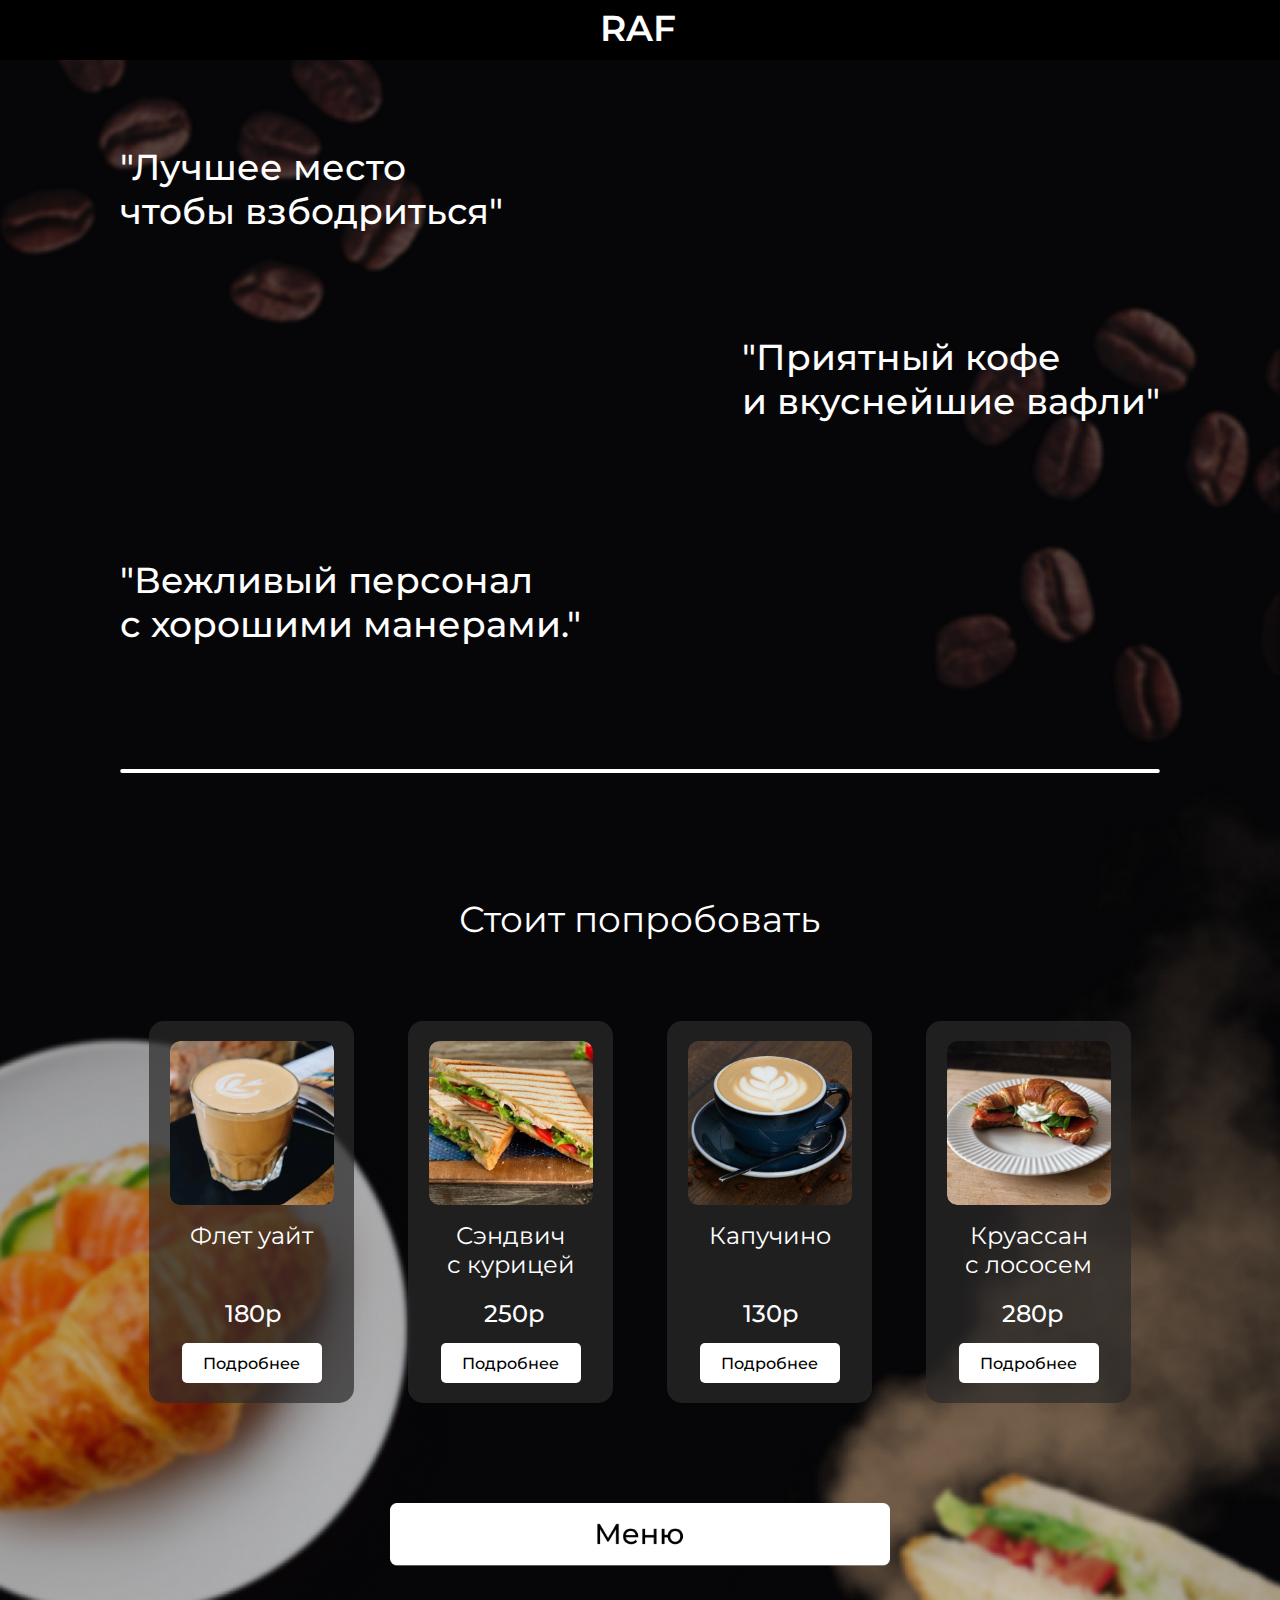
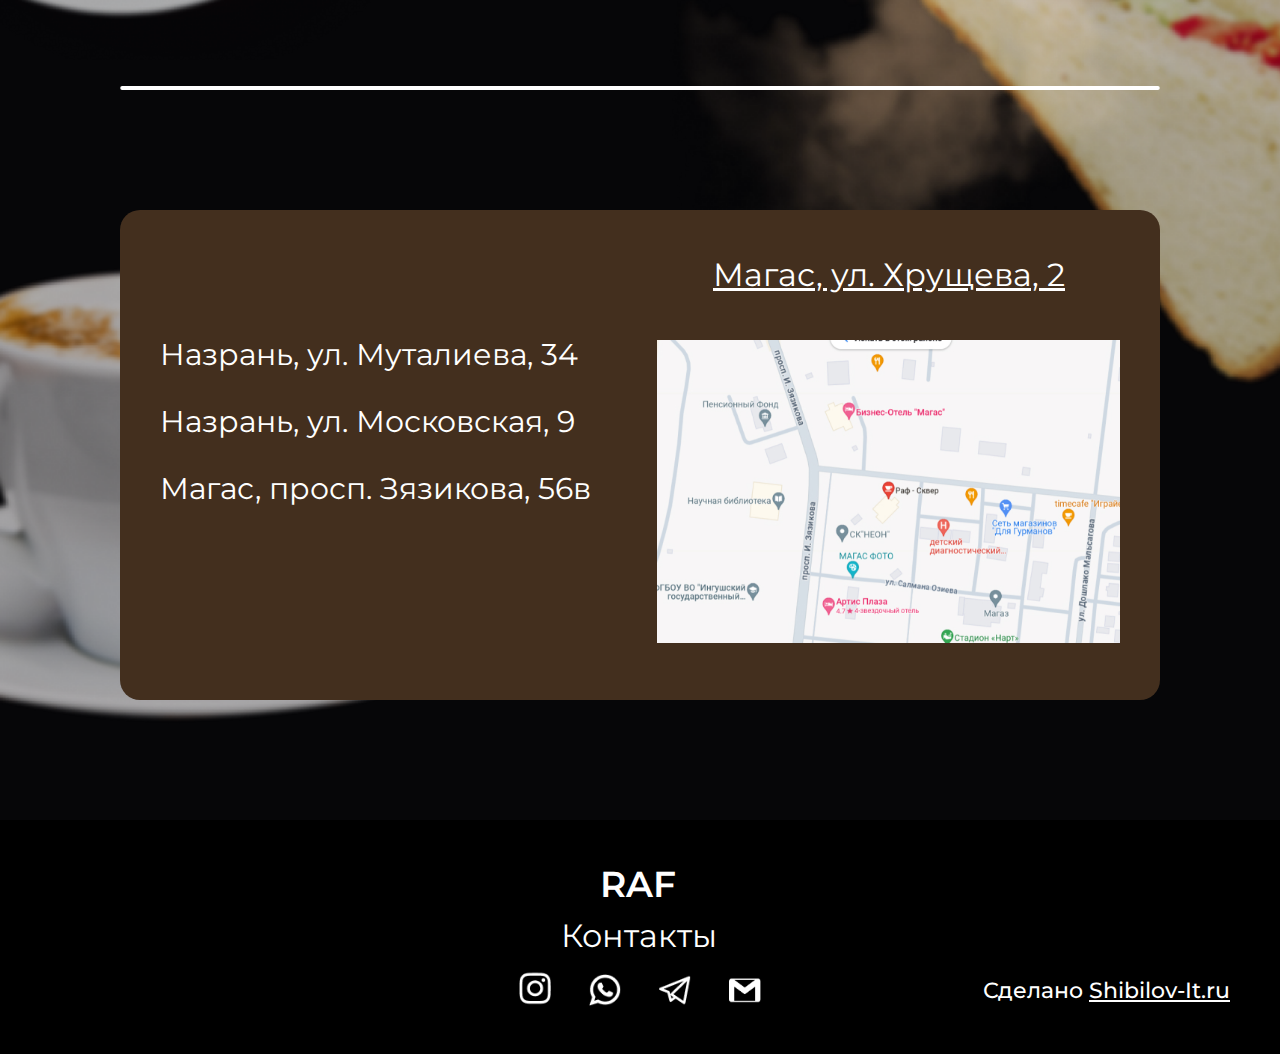
<file: index.html>
<!DOCTYPE html>
<html lang="ru">
<head>
    <meta charset="UTF-8">
    <meta name="viewport" content="width=device-width, initial-scale=1.0">
    <link rel="stylesheet" href="CSS/normalize.css">
    <link rel="stylesheet" href="CSS/style.css">

    <link rel="preconnect" href="https://fonts.googleapis.com">
    <link rel="preconnect" href="https://fonts.gstatic.com" crossorigin>
    <link href="https://fonts.googleapis.com/css2?family=Montserrat:wght@400;500;600&display=swap" rel="stylesheet">
    <title>Raf Magas</title>
</head>
<body class="body">
    <header class="header">
        <h1 class="company_name">RAF</h1>
    </header>

    <main class="content">
        <div class="present-block">
            <h1 class="present-text-type_1">"Лучшее место<br> чтобы взбодриться"</h1>
            <h1 class="present-text-type_2">"Приятный кофе<br> и вкуснейшие вафли"</h1>
            <h1 class="present-text-type_3">"Вежливый персонал<br> с хорошими манерами."</h1>
        </div>
        <img src="images/Line_1.svg" class="line_1">
        <div class="best_product-block">
            <h2 class="best_product-headline_text">Стоит попробовать</h1>
            <div class="best_product-slot_1">
                <img src="images/flat_white.png" class="slot-img">
                <span class="slot-text">Флет уайт</span>
                <span class="slot-price">180р</span>
                <button data-path="one" class="slot-button dropdown-toggle">Подробнее
                </button>
            </div>
            <div data-target="one" class="slot_info">
                <p class="info-text">Флэт уайт  — кофейный напиток на основе двойного эспрессо с добавлением молока, созданный в 1980-х годах. <br><br> Данный напиток был придуман новозеландским обжарщиком и бариста Дереком Таунсендом в результате экспериментов над балансом вкуса кофе и молока. Бариста отказался от большого количества пены в напитке и уменьшил пропорции молока. Вследствие такого эксперимента напиток сохранил свой молочный вкус, а благодаря двойному эспрессо, появилась возможность подчеркнуть яркий вкус кофе (в отличие от латте, где вкус кофе приглушён, а на первый план выходит вкус молока).</p>
            </div>
            <div class="best_product-slot_2">
                <img src="images/chicken_sandwich.png" class="slot-img">
                <span class="slot-text">Сэндвич<br>с курицей</span>
                <span class="slot-price">250р</span>
                <button data-path="two" class="slot-button dropdown-toggle">Подробнее
                </button>
            </div>
            <div data-target="two" class="slot_info slot_2">
                <p class="info-text">Сэндвич, — вид бутерброда, состоящего из двух кусочков хлеба и какой-либо начинки между ними. Бутерброд из одного кусочка хлеба в английском языке называется открытым сэндвичем.</p>
            </div>
            <div class="best_product-slot_3">
                <img src="images/cappuccino.png" class="slot-img">
                <span class="slot-text">Капучино</span>
                <span class="slot-price">130р</span>
                <button data-path="three" class="slot-button dropdown-toggle">Подробнее
                </button>
            </div>
            <div data-target="three" class="slot_info slot_3">
                <p class="info-text">Капучи́но — кофейный напиток итальянской кухни на основе эспрессо с добавлением в него подогретого до 65 градусов вспененного молока. <br><br> Происхождение названия напитка связано с тем, что в Европе XVII века название ордена капуцинов служило, в частности, и для обозначения характерного цвета (красно-коричневого), который имели рясы монахов этого ордена; в XVIII веке так же стали называть кофейный напиток из яичных желтков и сливок, который стали готовить в Австрии. Итальянская форма названия напитка фиксируется лишь с XX века. В XIX веке падре Карло изобрёл первую машину по изготовлению капучино, где в одном отделении нагревалась вода и получался пар, и пар по трубочке шёл во второе отделение, где вспенивалось молоко.</p>
            </div>
            <div class="best_product-slot_4">
                <img src="images/croissant.png" class="slot-img">
                <span class="slot-text">Круассан<br> с лососем</span>
                <span class="slot-price">280р</span>
                <button data-path="four" class="slot-button dropdown-toggle">Подробнее
                </button>
            </div>
            <div data-target="four" class="slot_info slot_3">
                <p class="info-text">Круассан — небольшое хлебобулочное изделие, булочка в форме полумесяца (рогалика) из слоёного теста. Очень популярный продукт французской кухни, подаётся на завтрак к кофе для взрослых или к какао («горячему шоколаду» по-французски) для детей; своеобразный символ этой страны.</p>
            </div>
        </div>
        <a href="menu.html"><img src="images/menu-button.png" class="menu_button"></a>
        <img src="images/Line_1.svg" class="line_2">
        <div class="map-block">
            <a href="https://maps.app.goo.gl/1FeBdaEXC6BquizV9" class="main_map_link">Магас, ул. Хрущева, 2</a>
            <a href="https://maps.app.goo.gl/1FeBdaEXC6BquizV9"><img src="images/map.jpg" class="map"></a>
            <div class="map_links-block">
                <a href="https://maps.app.goo.gl/TWdmq9dw9e7jYg3k8" class="map_links">Назрань, ул. Муталиева, 34</a>
                <a href="https://maps.app.goo.gl/vNYax52G5j3VAaaRA" class="map_links">Назрань, ул. Московская, 9</a>
                <a href="https://maps.app.goo.gl/3cVLUwhRZcvodiXX6" class="map_links">Магас, просп. Зязикова, 56в</a>
            </div>
        </div>
    </main>

    <footer class="footer">
        <div class="footer-block">
            <h2 class="footer-company_name">RAF</h2>
            <span class="footer-text">Контакты</span>
            <div class="social">
                <a href="#"><img src="images/instagram-icon.png" class="social-icon"></a>
                <a href="#"><img src="images/whatsapp-icon.png" class="social-icon"></a></a>
                <a href="#"><img src="images/telegram-icon.png" class="social-icon"></a></a>
                <a href="#"><img src="images/gmail-icon.png" class="social-icon"></a></a>
            </div>
        </div>
        <a class="footer_link">Сделано <span>Shibilov-It.ru</span></a>
    </footer>

    <div class="background">
        <img src="images/background/b-pic-1.png" id="b-pic-1">
        <img src="images/background/b-pic-2.png" id="b-pic-2">
        <img src="images/background/b-pic-3.png" id="b-pic-3">
        <img src="images/background/b-pic-4.png" id="b-pic-4">
        <img src="images/background/b-pic-5.png" id="b-pic-5">
        <img src="images/background/b-pic-6.png" id="b-pic-6">
        <img src="images/background/dust-1.png" id="dust-1">
        <img src="images/background/dust-2.png" id="dust-2">
        <img src="images/background/dust-3.png" id="dust-3">
        <img src="images/background/dust-4.png" id="dust-4">
        <img src="images/background/dust-5.png" id="dust-5">
        <img src="images/background/dust-6.png" id="dust-6">
    </div>

    <script src="index.js"></script>
</body>
</html>
</file>
<file: CSS/style.css>
/*Стилизация заднего фона сайта*/
.body{
    background-color: #060608;
}

/*Шапка*/
.header{
    background-color: black;
    width: 100%;
    height: 100px;
    position: fixed;
    z-index: 5;
}

.nav-list{
    display: none;
    flex-direction: column;
    width: 260px;
    height: 380px;

    padding: 0%;
    padding: 40px;

    border-radius: 15px;
    background: #111;
    box-shadow: 0px 7px 20px 5px rgba(93, 69, 253, 0.27);

    position: absolute; top: 120px;

    animation: burgerAnimation 0.4s;
}

.list-items{
    text-align: left;
    list-style-type: none;

    margin: 0%;
    margin-bottom: 30px;
}

.list-items > a{
    font-family: 'Montserrat', sans-serif;
    font-size: 32px;
    text-decoration: none;
    text-decoration-color: #2D53E5;
    color: white;
    transition: 0.3s;
}

.list-items > a:hover{
    text-decoration: underline;
}

/*Текст в шапке*/
.company_name{
    color: #FFF;
    font-family: Montserrat;
    font-size: 60px;
    font-weight: 600;

    width: 130px;
    display: block;
    margin: 0%;
    margin-top: 0px;
    margin-left: auto; margin-right: auto;
    padding-top: 15px;
}

/*Блок с контентом сайта*/
.content{
    width: 1640px;
    margin: 0px;
    margin-left: auto; margin-right: auto;
    z-index: 3;
}

/*Блок с текстом главного экрана*/
.present-block{
    width: 1630px;
    height: 847px;

    position: relative; top: 110px;
    margin: 0%;
    margin-left: auto; margin-right: auto;
}

/*Стили для текста главного экрана*/
.present-block > h1{
    color: #FFF;
    font-family: Montserrat;
    font-size: 60px;
    font-style: normal;
    font-weight: 500;
    line-height: normal;
}

/*Расположение текста 1*/
.present-text-type_1{
    display: inline-block;
    position: absolute; top: 0px; left: 0px;
    z-index: 3;
}

/*Расположение текста 2*/
.present-text-type_2{
    display: inline-block;
    position: absolute; top: 300px; right: 0px;
    z-index: 3;
}

/*Расположение текста 3*/
.present-text-type_3{
    display: inline-block;
    position: absolute; bottom: 0px; left: 0px;
}

/*Линия после главного экрана*/
.line_1{
    width: 100%;
    margin-top: 250px;
    position: relative;
    z-index: 3;
}

/*Блок с рекомендуемыми товарами*/
.best_product-block{
    width: 1612px;
    margin: 0%;
    margin-left: auto; margin-right: auto;
    position: relative;
    z-index: 4;
}

/*Заголовок блока с рекомендуемыми товарами*/
.best_product-headline_text{
    color: #FFF;
    font-family: Montserrat;
    font-size: 60px;
    font-style: normal;
    font-weight: 400;
    line-height: normal;

    width: 603px;
    display: block;
    margin: 0%;
    margin-top: 145px;
    margin-left: auto; margin-right: auto;
}

/*Слот рекоментуемого товара*/
.best_product-slot_1{
    width: 300px;
    height: 528px;
    padding-top: 30px;
    border-radius: 20px;
    margin-top: 114px;
    margin-left: 50px; margin-right: 50px;

    display: inline-block;
    background-color: rgba(43, 42, 42, 0.71);
    position: relative;
    z-index: 3;
}

.best_product-slot_2{
    width: 300px;
    height: 528px;
    padding-top: 30px;
    border-radius: 20px;
    margin-top: 114px;
    margin-left: 50px; margin-right: 50px;

    display: inline-block;
    background-color: rgba(43, 42, 42, 0.71);
    position: relative;
    z-index: 3;
}

.best_product-slot_3{
    width: 300px;
    height: 528px;
    padding-top: 30px;
    border-radius: 20px;
    margin-top: 114px;
    margin-left: 50px; margin-right: 50px;

    display: inline-block;
    background-color: rgba(43, 42, 42, 0.71);
    position: relative;
    z-index: 3;
}

.best_product-slot_4{
    width: 300px;
    height: 528px;
    padding-top: 30px;
    border-radius: 20px;
    margin-top: 114px;
    margin-left: 50px; margin-right: 50px;

    display: inline-block;
    background-color: rgba(43, 42, 42, 0.71);
    position: relative;
    z-index: 3;
}

/*Параметры изображения товара*/
.slot-img{
    display: block;
    margin: 0%;
    margin-left: auto; margin-right: auto;
}

/*Стиль названия товара*/
.slot-text{
    color: #FFF;
    font-family: Montserrat;
    font-size: 36px;
    font-style: normal;
    font-weight: 400;
    line-height: normal;
    text-align: center;

    width: 100%;
    display: block;
    margin: 0%;
    margin-left: auto; margin-right: auto;
    position: absolute; top: 290px;
}

/*Стиль цены товара*/
.slot-price{
    color: #FFF;
    font-family: Montserrat;
    font-size: 35px;
    font-style: normal;
    font-weight: 500;
    line-height: normal;
    
    width: 84px;
    display: block;
    margin: 0%;
    margin-top: 134px;
    margin-left: auto; margin-right: auto;
}

/*Кнопка подробнее*/
.slot-button{
    width: 240px;
    height: 60px;
    border: none;
    border-radius: 10px;
    background-color: #FFF;
    cursor: pointer;

    display: block;
    margin: 0%;
    margin-top: 20px;
    margin-left: auto; margin-right: auto;
    padding: 0%;

    color: #000;
    font-family: Montserrat;
    font-size: 26px;
    font-style: normal;
    font-weight: 500;
    line-height: normal;
}

@keyframes infoAnimation {
    from {opacity: 0}
    to {opacity: 1}
}

/*Блок с описанием товара*/
.slot_info{
    display: none;
    width: 760px;
    padding-left: 20px; padding-right: 20px;
    padding-top: 10px; padding-bottom: 10px;
    border-radius: 20px;
    margin: 0%;
    margin-top: 40px;
    background-color: rgba(43, 42, 42, 0.91);
    position: absolute; left: 50px;
    z-index: 4;
}

/*Текст описания товара*/
.info-text{
    color: #fff;
    font-family: Montserrat;
    font-size: 26px;
    font-style: normal;
    font-weight: 500;
    line-height: 35px;
    overflow: auto;
    z-index: 4;
}

/*Открывает скрытый блок с описанием товара*/
.menu-active{
    display: block;
    animation: infoAnimation 0.4s;
}

/*Расположение блока описания товаара номер 1*/
.slot_2{
    left: 455px;
}

/*Расположение блока описания товаара номер 2*/
.slot_3{
    left:765px;
}

/*Ссылка на страницу с товарами*/
.menu_button{
    display: block;
    width: 700px;
    margin: 0%;
    margin-top: 100px;
    margin-left: auto; margin-right: auto;
    position: relative;
    z-index: 3;
}

/*Линия под кнопкой*/
.line_2{
    display: block;
    margin-top: 145px;
    margin-left: auto; margin-right: auto;
    position: relative;
    z-index: 3;
}

/*Блок с ссылками на геолокации*/
.map-block{
    width: 1390px;
    height: 627px;
    border-radius: 20px;
    background-color: #432f1e;
    
    margin: 0%;
    margin-top: 145px;
    margin-bottom: 145px;
    margin-left: auto; margin-right: auto;
    position: relative;
    z-index: 3;
}

/*Главная ссылка на точку*/
.main_map_link{
    color: #FFF;
    font-family: Montserrat;
    font-size: 40px;
    font-style: normal;
    font-weight: 400;
    line-height: normal;
    text-decoration-line: underline;

    display: block;
    position: absolute; top: 60px; right: 150px;
}

/*Ссылка-изображение карты*/
.map{
    position: absolute; top: 152px; right: 60px;
}

/*Блок со второстепенными ссылками*/
.map_links-block{
    width: 550px;
    height: 243px;

    position: absolute; top: 145px; left: 60px;
}

/*Второстепенные ссылки*/
.map_links{
    color: #FFF;
    font-family: Montserrat;
    font-size: 38px;
    font-style: normal;
    font-weight: 400;
    line-height: normal;
    text-decoration: none;

    display: block;
    margin-bottom: 35px;
}

/*Подвал*/
.footer{
    width: 100%;
    height: 262px;
    padding-top: 72px;
    background-color: #000;
    position: relative;
    z-index: 3;
}

/*Блок с контентом подвала*/
.footer-block{
    width: 310px;
    height: 182px;
    margin: 0%;
    margin-left: auto; margin-right: auto;
}

/*Название компании в подвале*/
.footer-company_name{
    color: #FFF;
    font-family: Montserrat;
    font-size: 42px;
    font-style: normal;
    font-weight: 600;
    line-height: normal;

    display: block;
    width: 100px;
    margin: 0%;
    margin-left: auto; margin-right: auto;
}

/*Текст "Контакты" в футере*/
.footer-text{
    color: #FFF;
    text-align: center;
    font-family: Montserrat;
    font-size: 38px;
    font-style: normal;
    font-weight: 400;
    line-height: normal;

    display: block;
    width: 200px;
    margin: 0%;
    margin-top: 20px;
    margin-left: 50px;
}

/*Блок с ссылками на соц.сети*/
.social{
    width: 310px;
    margin-top: 26px;
}

/*Иконки ссылок на соц сети*/
.social-icon{
    margin-left: 17px; margin-right: 17px;
}

.footer_link{
    color: #fff;
    font-family: Montserrat;
    font-size: 26px;
    font-style: normal;
    font-weight: 500;
    line-height: normal;
    cursor: pointer;

    position: absolute; bottom: 75px; right: 50px;
}

.footer_link > span{
    text-decoration: underline;
}

/*Блок с изображениями заднего фона*/
.background{
    z-index: 2;
    position: absolute; top: 0%;
    width: 100%;
    height: 100%;
}

#b-pic-1{
    position: absolute; top: 60px;
    z-index: 2;
}

#b-pic-2{
    position: absolute; top: 451px; right: 0;
    z-index: 2;
}

#b-pic-3{
    display: none;
}

#b-pic-4{
    position: absolute; top: 1138px; right: 0;
    z-index: 2;
}

#b-pic-5{
    position: absolute; top: 1555px; left: 0;
    z-index: 2;
}

#b-pic-6{
    display: none;
}

#dust-1{
    position: absolute; top: 1035px; right: 0;
    z-index: 1;
}

#dust-2{
    position: absolute; top: 1032px; left: 0;
    z-index: 1;
}

#dust-3{
    display: none;
}

#dust-4{
    display: none;
}

#dust-5{
    position: absolute; top: 2303px; left: 0;
    z-index: 1;
}

#dust-6{
    position: absolute; top: 2003px; right: 0;
    z-index: 1;
}










@media screen and (min-width: 1280px) and (max-width: 1919px){

/*Шапка*/
.header{
    height: 60px;
}

/*Текст в шапке*/
.company_name{
    font-size: 36px;
    width: 80px;
    padding-top: 8px;
}

/*Блок с контентом сайта*/
.content{
    width: 1040px;
}

/*Блок с текстом главного экрана*/
.present-block{
    width: 1040px;
    height: 549px;
    position: relative; top: 121px;
}

/*Стили для текста главного экрана*/
.present-block > h1{
    font-size: 36px;
}

/*Расположение текста 2*/
.present-text-type_2{
    position: absolute; top: 190px; right: 0px;
}

/*Линия после главного экрана*/
.line_1{
    margin-top: 220px;
}

/*Блок с рекомендуемыми товарами*/
.best_product-block{
    width: 982px;
}

/*Заголовок блока с рекомендуемыми товарами*/
.best_product-headline_text{
    font-size: 36px;
    width: 362px;
    margin-top: 120px;
}

/*Слот рекоментуемого товара*/
.best_product-slot_1{
    width: 205px;
    height: 362px;
    padding-top: 20px;
    border-radius: 15px;
    margin-top: 80px;
    margin-left: 0px; margin-right: 50px;
}

.best_product-slot_2{
    width: 205px;
    height: 362px;
    padding-top: 20px;
    border-radius: 15px;
    margin-top: 80px;
    margin-left: 0px; margin-right: 50px;
}

.best_product-slot_3{
    width: 205px;
    height: 362px;
    padding-top: 20px;
    border-radius: 15px;
    margin-top: 80px;
    margin-left: 0px; margin-right: 50px;
}

.best_product-slot_4{
    width: 205px;
    height: 362px;
    padding-top: 20px;
    border-radius: 15px;
    margin-top: 80px;
    margin-left: 0px; margin-right: 0px;
}

.slot-img{
    width: 164px;
    height: 164px;
    border-radius: 10px;
    display: block;
    margin: 0%;
    margin-left: auto; margin-right: auto;
}

/*Стиль названия товара*/
.slot-text{
    font-size: 24px;
    position: absolute; top: 200px;
}

.slot-price{
    font-size: 24px;
    width: 54px;
    margin-top: 94px;
}

/*Кнопка подробнее*/
.slot-button{
    width: 140px;
    height: 40px;
    border-radius: 5px;

    margin-top: 15px;
    font-size: 16px;
}

/*Блок с описанием товара*/
.slot_info{
    width: 450px;
    left: 0px;
}

/*Текст описания товара*/
.info-text{
    font-size: 16px;
    font-style: normal;
    font-weight: 400;
    line-height: 25px;
    overflow: auto;
}


/*Расположение блока описания товаара номер 1*/
.slot_2{
    left: 260px;
}

/*Расположение блока описания товаара номер 2*/
.slot_3{
    margin-left: 490px;
}

/*Ссылка на страницу с товарами*/
.menu_button{
    width: 500px;
}

/*Линия под кнопкой*/
.line_2{
    width: 100%;
    margin-top: 120px;
}

/*Блок с ссылками на геолокации*/
.map-block{
    width: 1040px;
    height: 490px;
    margin-top: 120px;
    margin-bottom: 120px;
}

/*Главная ссылка на точку*/
.main_map_link{
    font-size: 32px;
    font-style: normal;
    font-weight: 400;
    line-height: normal;
    text-decoration-line: underline;

    display: block;
    position: absolute; top: 45px; right: 95px;
}

/*Ссылка-изображение карты*/
.map{
    width: 463px;
    height: 303px;
    position: absolute; top: 130px; right: 40px;
}

/*Блок со второстепенными ссылками*/
.map_links-block{
    width: 434px;
    height: 180px;

    position: absolute; top: 126px; left: 40px;
}

/*Второстепенные ссылки*/
.map_links{
    font-size: 30px;
    margin-bottom: 30px;
}

/*Подвал*/
.footer{
    height: 192px;
    padding-top: 42px;
}

/*Блок с контентом подвала*/
.footer-block{
    width: 276px;
    height: 182px;
    margin: 0%;
    margin-left: auto; margin-right: auto;
}

/*Название компании в подвале*/
.footer-company_name{
    font-size: 36px;
    width: 80px;
}

/*Текст "Контакты" в футере*/
.footer-text{
    font-size: 32px;
    width: 160px;
    margin-top: 10px;
    margin-left: 57px;
}

/*Блок с ссылками на соц.сети*/
.social{
    width: 276px;
    margin-top: 15px;
}

/*Иконки ссылок на соц сети*/
.social-icon{
    width: 32px;
    margin-left: 17px; margin-right: 17px;
}

.footer_link{
    font-size: 22px;
    position: absolute; bottom: 50px; right: 50px;
}


/*Блок с изображениями заднего фона*/
.background{
    z-index: 2;
    position: absolute; top: 0%;
    width: 100%;
    height: 100%;
}

#b-pic-1{
    width: 431px;
    height: 289px;
    position: absolute; top: 40px;
}

#b-pic-2{
    width: 348px;
    height: 442px;
    position: absolute; top: 304px;
}

#b-pic-3{
    display: block;
    width: 469px;
    height: 696px;
    position: absolute; top: 979px;
    z-index: 2;
}

#b-pic-4{
    width: 408px;
    height: 757px;
    position: absolute; top: 1283px;
}

#b-pic-5{
    width: 544px;
    height: 530px;
    position: absolute; top: 1828px;
}

#dust-1{
    width: 695px;
    height: 1419px;
    position: absolute; top: 691px;
}

#dust-2{
    display: none;
}

#dust-5{
    display: none;
}

#dust-6{
    display: none;
}

}









@media screen and (min-width: 1000px) and (max-width: 1279px){
/*Шапка*/
.header{
    height: 50px;
}

/*Текст в шапке*/
.company_name{
    font-size: 26px;
    width: 55px;
    padding-top: 10px;
}

/*Блок с контентом сайта*/
.content{
    width: 880px;
}

/*Блок с текстом главного экрана*/
.present-block{
    width: 880px;
    height: 437px;
    position: relative; top: 76px;
}

/*Стили для текста главного экрана*/
.present-block > h1{
    font-size: 26px;
}

/*Расположение текста 2*/
.present-text-type_2{
    position: absolute; top: 160px; right: 0px;
}

/*Линия после главного экрана*/
.line_1{
    margin-top: 130px;
}

/*Блок с рекомендуемыми товарами*/
.best_product-block{
    width: 490px;
}

/*Заголовок блока с рекомендуемыми товарами*/
.best_product-headline_text{
    font-size: 26px;
    width: 262px;
    margin-top: 80px;
}

/*Слот рекоментуемого товара*/
.best_product-slot_1{
    width: 205px;
    height: 362px;
    padding-top: 20px;
    border-radius: 15px;
    margin-top: 80px;
    margin-left: 0px; margin-right: 75px;
}

.best_product-slot_2{
    width: 205px;
    height: 362px;
    padding-top: 20px;
    border-radius: 15px;
    margin-top: 80px;
    margin-left: 0px; margin-right: 0px;
}

.best_product-slot_3{
    width: 205px;
    height: 362px;
    padding-top: 20px;
    border-radius: 15px;
    margin-top: 80px;
    margin-left: 0px; margin-right: 74px;
}

.best_product-slot_4{
    width: 205px;
    height: 362px;
    padding-top: 20px;
    border-radius: 15px;
    margin-top: 80px;
    margin-left: 0px; margin-right: 0px;
}

.slot-img{
    width: 164px;
    height: 164px;
    border-radius: 10px;
    display: block;
    margin: 0%;
    margin-left: auto; margin-right: auto;
}

/*Стиль названия товара*/
.slot-text{
    font-size: 24px;
    position: absolute; top: 200px;
}

.slot-price{
    font-size: 24px;
    width: 54px;
    margin-top: 94px;
}

/*Кнопка подробнее*/
.slot-button{
    width: 140px;
    height: 40px;
    border-radius: 5px;

    margin-top: 15px;
    font-size: 16px;
}

/*Блок с описанием товара*/
.slot_info{
    width: 450px;
    left: 0px;
}

/*Текст описания товара*/
.info-text{
    font-size: 16px;
    font-style: normal;
    font-weight: 400;
    line-height: 25px;
    overflow: auto;
}

/*Расположение блока описания товаара номер 1*/
.slot_2{
    left: 0px;
}

/*Расположение блока описания товаара номер 2*/
.slot_3{
    margin-left: 0px;
}

/*Ссылка на страницу с товарами*/
.menu_button{
    width: 490px;
    margin-top: 60px;
    border-radius: 10px;
}

/*Линия под кнопкой*/
.line_2{
    width: 100%;
    margin-top: 80px;
}

/*Блок с ссылками на геолокации*/
.map-block{
    width: 880px;
    height: 430px;
    margin-top: 80px;
    margin-bottom: 80px;
}

/*Главная ссылка на точку*/
.main_map_link{
    font-size: 28px;
    font-style: normal;
    font-weight: 400;
    line-height: normal;
    text-decoration-line: underline;

    display: block;
    position: absolute; top: 40px; right: 90px;
}

/*Ссылка-изображение карты*/
.map{
    width: 392px;
    height: 256px;
    position: absolute; top: 125px; right: 40px;
}

/*Блок со второстепенными ссылками*/
.map_links-block{
    width: 376px;
    height: 150px;

    position: absolute; top: 120px; left: 40px;
}

/*Второстепенные ссылки*/
.map_links{
    font-size: 26px;
    margin-bottom: 25px;
}

/*Подвал*/
.footer{
    height: 192px;
    padding-top: 42px;
}

/*Блок с контентом подвала*/
.footer-block{
    width: 276px;
    height: 182px;
    margin: 0%;
    margin-left: auto; margin-right: auto;
}

/*Название компании в подвале*/
.footer-company_name{
    font-size: 36px;
    width: 80px;
}

/*Текст "Контакты" в футере*/
.footer-text{
    font-size: 32px;
    width: 160px;
    margin-top: 10px;
    margin-left: 57px;
}

.footer_link{
    font-size: 18px;
    position: absolute; bottom: 50px; right: 50px;
}

/*Блок с ссылками на соц.сети*/
.social{
    width: 276px;
    margin-top: 15px;
}

/*Иконки ссылок на соц сети*/
.social-icon{
    width: 32px;
    margin-left: 17px; margin-right: 17px;
}

/*Блок с изображениями заднего фона*/
.background{
    z-index: 2;
    position: absolute; top: 0%;
    width: 100%;
    height: 100%;
}

#b-pic-1{
    width: 431px;
    height: 289px;
    position: absolute; top: 30px;
}

#b-pic-2{
    width: 348px;
    height: 442px;
    position: absolute; top: 280px;
}

#b-pic-3{
    display: block;
    width: 370px;
    height: 549px;
    position: absolute; top: 689px;
    z-index: 2;
}

#b-pic-4{
    width: 327px;
    height: 606px;
    position: absolute; top: 927px;
}

#b-pic-5{
    width: 416px;
    height: 405px;
    position: absolute; top: 1428px;
}

#dust-1{
    width: 695px;
    height: 1419px;
    position: absolute; top: 578px;
}

#dust-2{
    width: 564px;
    height: 1443px;
    position: absolute; top: 1161px;
}

#dust-5{
    width: 183px;
    height: 620px;
    position: absolute; top: 1922px;
}

#dust-6{
    width: 489px;
    height: 720px;
    position: absolute; top: 1918px;
}

}









@media screen and (min-width: 768px) and (max-width: 999px){
/*Шапка*/
.header{
    height: 50px;
}

/*Текст в шапке*/
.company_name{
    font-size: 26px;
    width: 55px;
    padding-top: 10px;
}

/*Блок с контентом сайта*/
.content{
    width: 660px;
}

/*Блок с текстом главного экрана*/
.present-block{
    width: 660px;
    height: 437px;
    position: relative; top: 76px;
}

/*Стили для текста главного экрана*/
.present-block > h1{
    font-size: 26px;
}

/*Расположение текста 2*/
.present-text-type_2{
    position: absolute; top: 160px; right: 0px;
}

/*Линия после главного экрана*/
.line_1{
    margin-top: 130px;
}

/*Блок с рекомендуемыми товарами*/
.best_product-block{
    width: 490px;
}

/*Заголовок блока с рекомендуемыми товарами*/
.best_product-headline_text{
    font-size: 26px;
    width: 262px;
    margin-top: 80px;
}

/*Слот рекоментуемого товара*/
.best_product-slot_1{
    width: 205px;
    height: 362px;
    padding-top: 20px;
    border-radius: 15px;
    margin-top: 80px;
    margin-left: 0px; margin-right: 75px;
}

.best_product-slot_2{
    width: 205px;
    height: 362px;
    padding-top: 20px;
    border-radius: 15px;
    margin-top: 80px;
    margin-left: 0px; margin-right: 0px;
}

.best_product-slot_3{
    width: 205px;
    height: 362px;
    padding-top: 20px;
    border-radius: 15px;
    margin-top: 80px;
    margin-left: 0px; margin-right: 72px;
}

.best_product-slot_4{
    width: 205px;
    height: 362px;
    padding-top: 20px;
    border-radius: 15px;
    margin-top: 80px;
    margin-left: 0px; margin-right: 0px;
}


.slot-img{
    width: 164px;
    height: 166px;
    border-radius: 10px;
    display: block;
    margin: 0%;
    margin-left: auto; margin-right: auto;
}

/*Стиль названия товара*/
.slot-text{
    font-size: 24px;
    position: absolute; top: 200px;
}

.slot-price{
    font-size: 24px;
    width: 54px;
    margin-top: 94px;
}

/*Кнопка подробнее*/
.slot-button{
    width: 140px;
    height: 40px;
    border-radius: 5px;

    margin-top: 15px;
    font-size: 16px;
}

/*Блок с описанием товара*/
.slot_info{
    width: 450px;
    left: 0px;
}

/*Текст описания товара*/
.info-text{
    font-size: 16px;
    font-style: normal;
    font-weight: 400;
    line-height: 25px;
    overflow: auto;
}

/*Расположение блока описания товаара номер 1*/
.slot_2{
    left: 0px;
}

/*Расположение блока описания товаара номер 2*/
.slot_3{
    margin-left: 0px;
}

/*Ссылка на страницу с товарами*/
.menu_button{
    width: 490px;
    margin-top: 60px;
    border-radius: 10px;
}

/*Линия под кнопкой*/
.line_2{
    width: 100%;
    margin-top: 80px;
}

/*Блок с ссылками на геолокации*/
.map-block{
    width: 660px;
    height: 760px;
    margin-top: 80px;
    margin-bottom: 80px;
}

/*Главная ссылка на точку*/
.main_map_link{
    font-size: 36px;
    font-style: normal;
    font-weight: 400;
    line-height: normal;
    text-decoration-line: underline;

    display: block;
    position: absolute; top: 40px; right: 133px;
}

/*Ссылка-изображение карты*/
.map{
    width: 561px;
    height: 367px;
    position: absolute; top: 125px; right: 49px;
}

/*Блок со второстепенными ссылками*/
.map_links-block{
    width: 376px;
    height: 150px;

    position: absolute; top: 540px; left: 140px;
}

/*Второстепенные ссылки*/
.map_links{
    font-size: 26px;
    margin-bottom: 25px;
}

/*Подвал*/
.footer{
    height: 242px;
    padding-top: 42px;
}

/*Блок с контентом подвала*/
.footer-block{
    width: 276px;
    height: 182px;
    margin: 0%;
    margin-left: auto; margin-right: auto;
}

/*Название компании в подвале*/
.footer-company_name{
    font-size: 36px;
    width: 80px;
}

/*Текст "Контакты" в футере*/
.footer-text{
    font-size: 32px;
    width: 160px;
    margin-top: 10px;
    margin-left: 57px;
}

.footer_link{
    display: block;
    width: 202px;
    font-size: 18px;
    position: relative; bottom: 0px; right: 0px;
    margin-left: auto; margin-right: auto;
}

/*Блок с ссылками на соц.сети*/
.social{
    width: 276px;
    margin-top: 15px;
}

/*Иконки ссылок на соц сети*/
.social-icon{
    width: 32px;
    margin-left: 17px; margin-right: 17px;
}

/*Блок с изображениями заднего фона*/
.background{
    z-index: 2;
    position: absolute; top: 0%;
    width: 100%;
    height: 100%;
}

#b-pic-1{
    width: 431px;
    height: 289px;
    position: absolute; top: 30px;
}

#b-pic-2{
    width: 348px;
    height: 442px;
    position: absolute; top: 280px;
}

#b-pic-3{
    display: block;
    width: 370px;
    height: 549px;
    position: absolute; top: 689px;
    z-index: 2;
}

#b-pic-4{
    width: 327px;
    height: 606px;
    position: absolute; top: 927px;
}

#b-pic-5{
    width: 416px;
    height: 405px;
    position: absolute; top: 1428px;
}

#dust-1{
    width: 695px;
    height: 1419px;
    position: absolute; top: 578px;
}

#dust-2{
    width: 564px;
    height: 1443px;
    position: absolute; top: 1161px;
}

#dust-5{
    width: 183px;
    height: 620px;
    position: absolute; top: 1922px;
}

#dust-6{
    width: 489px;
    height: 720px;
    position: absolute; top: 1918px;
}
}









@media screen and (min-width: 480px) and (max-width: 767px){
/*Шапка*/
.header{
    height: 50px;
}

/*Текст в шапке*/
.company_name{
    font-size: 26px;
    width: 55px;
    padding-top: 10px;
}

/*Блок с контентом сайта*/
.content{
    width: 420px;
}

/*Блок с текстом главного экрана*/
.present-block{
    width: 420px;
    height: 696px;
    position: relative; top: 152px;
}

/*Стили для текста главного экрана*/
.present-block > h1{
    font-size: 28px;
    font-weight: 500;
}

/*Расположение текста 2*/
.present-text-type_2{
    position: absolute; top: 280px; right: 0px;
}

/*Линия после главного экрана*/
.line_1{
    margin-top: 300px;
}

/*Блок с рекомендуемыми товарами*/
.best_product-block{
    width: 420px;

}

/*Заголовок блока с рекомендуемыми товарами*/
.best_product-headline_text{
    font-size: 26px;
    width: 262px;
    margin-top: 60px;
}

/*Слот рекоментуемого товара*/
.best_product-slot_1{
    width: 205px;
    height: 362px;
    padding-top: 20px;
    border-radius: 10px;
    margin-top: 60px;
    margin-left: 0px; margin-right: 75px;
}

.best_product-slot_2{
    width: 205px;
    height: 362px;
    padding-top: 20px;
    border-radius: 10px;
    margin-top: 80px;
    margin-left: 215px; margin-right: 0px;
}

.best_product-slot_3{
    width: 205px;
    height: 362px;
    padding-top: 20px;
    border-radius: 10px;
    margin-top: 80px;
    margin-left: 0px; margin-right: 72px;
}

.best_product-slot_4{
    width: 205px;
    height: 362px;
    padding-top: 20px;
    border-radius: 10px;
    margin-top: 80px;
    margin-left: 215px; margin-right: 0px;
}

.slot-img{
    width: 164px;
    height: 166px;
    border-radius: 5px;
    display: block;
    margin: 0%;
    margin-left: auto; margin-right: auto;
}

/*Стиль названия товара*/
.slot-text{
    font-size: 24px;
    position: absolute; top: 200px;
}

.slot-price{
    font-size: 24px;
    width: 54px;
    margin-top: 94px;
}

/*Кнопка подробнее*/
.slot-button{
    width: 140px;
    height: 40px;
    border-radius: 5px;

    margin-top: 15px;
    font-size: 16px;
}

/*Блок с описанием товара*/
.slot_info{
    width: 380px;
    left: 0px;
    margin-top: 20px;
}

/*Текст описания товара*/
.info-text{
    font-size: 16px;
    font-style: normal;
    font-weight: 400;
    line-height: 25px;
    overflow: auto;
}

/*Расположение блока описания товаара номер 1*/
.slot_2{
    left: 0px;
}

/*Расположение блока описания товаара номер 2*/
.slot_3{
    margin-left: 0px;
}

/*Ссылка на страницу с товарами*/
.menu_button{
    width: 420px;
    margin-top: 60px;
    border-radius: 7px;
}

/*Линия под кнопкой*/
.line_2{
    width: 100%;
    margin-top: 80px;
}

/*Блок с ссылками на геолокации*/
.map-block{
    width: 420px;
    height: 560px;
    margin-top: 80px;
    margin-bottom: 80px;
}

/*Главная ссылка на точку*/
.main_map_link{
    font-size: 26px;
    font-style: normal;
    font-weight: 400;
    line-height: normal;
    text-decoration-line: underline;

    display: block;
    position: absolute; top: 40px; right: 68px;
}

/*Ссылка-изображение карты*/
.map{
    width: 360px;
    height: 234px;
    position: absolute; top: 125px; right: 30px;
}

/*Блок со второстепенными ссылками*/
.map_links-block{
    width: 326px;
    height: 125px;

    position: absolute; top: 390px; left: 50px;
}

/*Второстепенные ссылки*/
.map_links{
    font-size: 22px;
    margin-bottom: 20px;
}

/*Подвал*/
.footer{
    height: 222px;
    padding-top: 42px;
}

/*Блок с контентом подвала*/
.footer-block{
    width: 276px;
    height: 172px;
    margin: 0%;
    margin-left: auto; margin-right: auto;
}

/*Название компании в подвале*/
.footer-company_name{
    font-size: 36px;
    width: 80px;
}

/*Текст "Контакты" в футере*/
.footer-text{
    font-size: 32px;
    width: 160px;
    margin-top: 10px;
    margin-left: 57px;
}

/*Блок с ссылками на соц.сети*/
.social{
    width: 276px;
    margin-top: 15px;
}

.footer_link{
    display: block;
    width: 202px;
    font-size: 18px;
    position: relative; bottom: 0px; right: 0px;
    margin-left: auto; margin-right: auto;
}

/*Иконки ссылок на соц сети*/
.social-icon{
    width: 32px;
    margin-left: 17px; margin-right: 17px;
}

/*Блок с изображениями заднего фона*/
.background{
    z-index: 2;
    position: absolute; top: 0%;
    width: 100%;
    height: 100%;
}

#b-pic-1{
    width: 337px;
    height: 226px;
    position: absolute; top: 30px;
}

#b-pic-2{
    width: 268px;
    height: 339px;
    position: absolute; top: 649px;
}

#b-pic-3{
    display: block;
    width: 318px;
    height: 472px;
    position: absolute; top: 1032px;
    z-index: 2;
}

#b-pic-4{
    width: 260px;
    height: 382px;
    position: absolute; top: 1511px;
}

#b-pic-5{
    width: 354px;
    height: 345px;
    position: absolute; top: 1931px;
}

#b-pic-6{
    display: block;
    width: 329px;
    height: 382px;
    position: absolute; top: 2468px; right: 0px;
}

#dust-1{
    width: 386px;
    height: 788px;
    position: absolute; top: 901px;
}

#dust-2{
    width: 308px;
    height: 788px;
    position: absolute; top: 1546px;
}

#dust-3{
    display: block;
    width: 380px;
    height: 523px;
    position: absolute; top: 2103px; right: 0px;
}

#dust-4{
    display: block;
    width: 398px;
    height: 790px;
    position: absolute; top: 2250px;
}

#dust-5{
    width: 392px;
    height: 788px;
    position: absolute; top: 2672px;
}

#dust-6{
    width: 480px;
    height: 587px;
    position: absolute; top: 3119px;
}
}









@media screen and (min-width: 360px) and (max-width: 479px){
/*Шапка*/
.header{
    height: 50px;
}

/*Текст в шапке*/
.company_name{
    font-size: 26px;
    width: 55px;
    padding-top: 10px;
}

/*Блок с контентом сайта*/
.content{
    width: 314px;
}

/*Блок с текстом главного экрана*/
.present-block{
    width: 314px;
    height: 578px;
    position: relative; top: 122px;
}

/*Стили для текста главного экрана*/
.present-block > h1{
    font-size: 22px;
    font-weight: 500;
    z-index: 4;
}

/*Расположение текста 2*/
.present-text-type_2{
    position: absolute; top: 240px; right: 0px;
}

/*Линия после главного экрана*/
.line_1{
    margin-top: 180px;
}

/*Блок с рекомендуемыми товарами*/
.best_product-block{
    width: 314px;

}

/*Заголовок блока с рекомендуемыми товарами*/
.best_product-headline_text{
    font-size: 22px;
    width: 222px;
    margin-top: 60px;
}

/*Слот рекоментуемого товара*/
.best_product-slot_1{
    display: block;
    width: 205px;
    height: 362px;
    padding-top: 20px;
    border-radius: 10px;
    margin-top: 40px;
    margin-left: auto; margin-right: auto;
}

.best_product-slot_2{
    display: block;
    width: 205px;
    height: 362px;
    padding-top: 20px;
    border-radius: 10px;
    margin-top: 60px;
    margin-left: auto; margin-right: auto;
}

.best_product-slot_3{
    display: block;
    width: 205px;
    height: 362px;
    padding-top: 20px;
    border-radius: 10px;
    margin-top: 60px;
    margin-left: auto; margin-right: auto;
}

.best_product-slot_4{
    display: block;
    width: 205px;
    height: 362px;
    padding-top: 20px;
    border-radius: 10px;
    margin-top: 60px;
    margin-left: auto; margin-right: auto;
}

.slot-img{
    width: 164px;
    height: 166px;
    border-radius: 5px;
    display: block;
    margin: 0%;
    margin-left: auto; margin-right: auto;
}

/*Стиль названия товара*/
.slot-text{
    font-size: 24px;
    position: absolute; top: 200px;
}

.slot-price{
    font-size: 24px;
    width: 54px;
    margin-top: 94px;
}

/*Кнопка подробнее*/
.slot-button{
    width: 140px;
    height: 40px;
    border-radius: 5px;

    margin-top: 15px;
    font-size: 16px;
}

/*Блок с описанием товара*/
.slot_info{
    width: 278px;
    left: 0px;
    margin-top: 20px;
}

/*Текст описания товара*/
.info-text{
    font-size: 16px;
    font-style: normal;
    font-weight: 400;
    line-height: 25px;
    overflow: auto;
}

/*Расположение блока описания товаара номер 1*/
.slot_2{
    left: 0px;
}

/*Расположение блока описания товаара номер 2*/
.slot_3{
    margin-left: 0px;
}

/*Ссылка на страницу с товарами*/
.menu_button{
    width: 314px;
    margin-top: 60px;
    border-radius: 7px;
}

/*Линия под кнопкой*/
.line_2{
    width: 100%;
    margin-top: 80px;
}

/*Блок с ссылками на геолокации*/
.map-block{
    width: 314px;
    height: 420px;
    margin-top: 80px;
    margin-bottom: 80px;
}

/*Главная ссылка на точку*/
.main_map_link{
    font-size: 22px;
    font-style: normal;
    font-weight: 400;
    line-height: normal;
    text-decoration-line: underline;

    display: block;
    position: absolute; top: 30px; right: 40px;
}

/*Ссылка-изображение карты*/
.map{
    width: 260px;
    height: 169px;
    position: absolute; top: 80px; right: 26px;
}

/*Блок со второстепенными ссылками*/
.map_links-block{
    width: 262px;
    height: 105px;

    position: absolute; top: 280px; left: 28px;
}

/*Второстепенные ссылки*/
.map_links{
    font-size: 18px;
    margin-bottom: 18px;
}

/*Подвал*/
.footer{
    height: 192px;
    padding-top: 42px;
}

/*Блок с контентом подвала*/
.footer-block{
    width: 200px;
    height: 152px;
    margin: 0%;
    margin-left: auto; margin-right: auto;
}

/*Название компании в подвале*/
.footer-company_name{
    font-size: 30px;
    width: 66px;
}

/*Текст "Контакты" в футере*/
.footer-text{
    font-size: 26px;
    width: 160px;
    margin-top: 10px;
    margin-left: 18px;
}

.footer_link{
    display: block;
    width: 180px;
    font-size: 16px;
    position: relative; bottom: 0px; right: 0px;
    margin-left: auto; margin-right: auto;
}

/*Блок с ссылками на соц.сети*/
.social{
    width: 196px;
    margin-top: 15px;
}

/*Иконки ссылок на соц сети*/
.social-icon{
    width: 26px;
    margin-left: 10px; margin-right: 10px;
}

/*Блок с изображениями заднего фона*/
.background{
    z-index: 2;
    position: absolute; top: 0%;
    width: 100%;
    height: 100%;
}

#b-pic-1{
    width: 252px;
    height: 169px;
    position: absolute; top: 30px;
}

#b-pic-2{
    width: 185px;
    height: 235px;
    position: absolute; top: 582px;
}

#b-pic-3{
    display: block;
    width: 236px;
    height: 350px;
    position: absolute; top: 918px;
    z-index: 2;
}

#b-pic-4{
    width: 206px;
    height: 382px;
    position: absolute; top: 1329px;
}

#b-pic-5{
    width: 263px;
    height: 256px;
    position: absolute; top: 1824px;
}

#b-pic-6{
    display: block;
    width: 291px;
    height: 338px;
    position: absolute; top: 2218px; right: 0px;
}

#dust-1{
    width: 268px;
    height: 548px;
    position: absolute; top: 817px;
}

#dust-2{
    width: 278px;
    height: 711px;
    position: absolute; top: 1451px;
}

#dust-3{
    display: block;
    width: 357px;
    height: 389px;
    position: absolute; top: 1974px; right: 0px;
}

#dust-4{
    display: block;
    width: 316px;
    height: 627px;
    position: absolute; top: 2107px;
}

#dust-5{
    width: 333px;
    height: 669px;
    position: absolute; top: 2500px;
}

#dust-6{
    width: 358px;
    height: 437px;
    position: absolute; top: 3027px;
}
}
</file>
